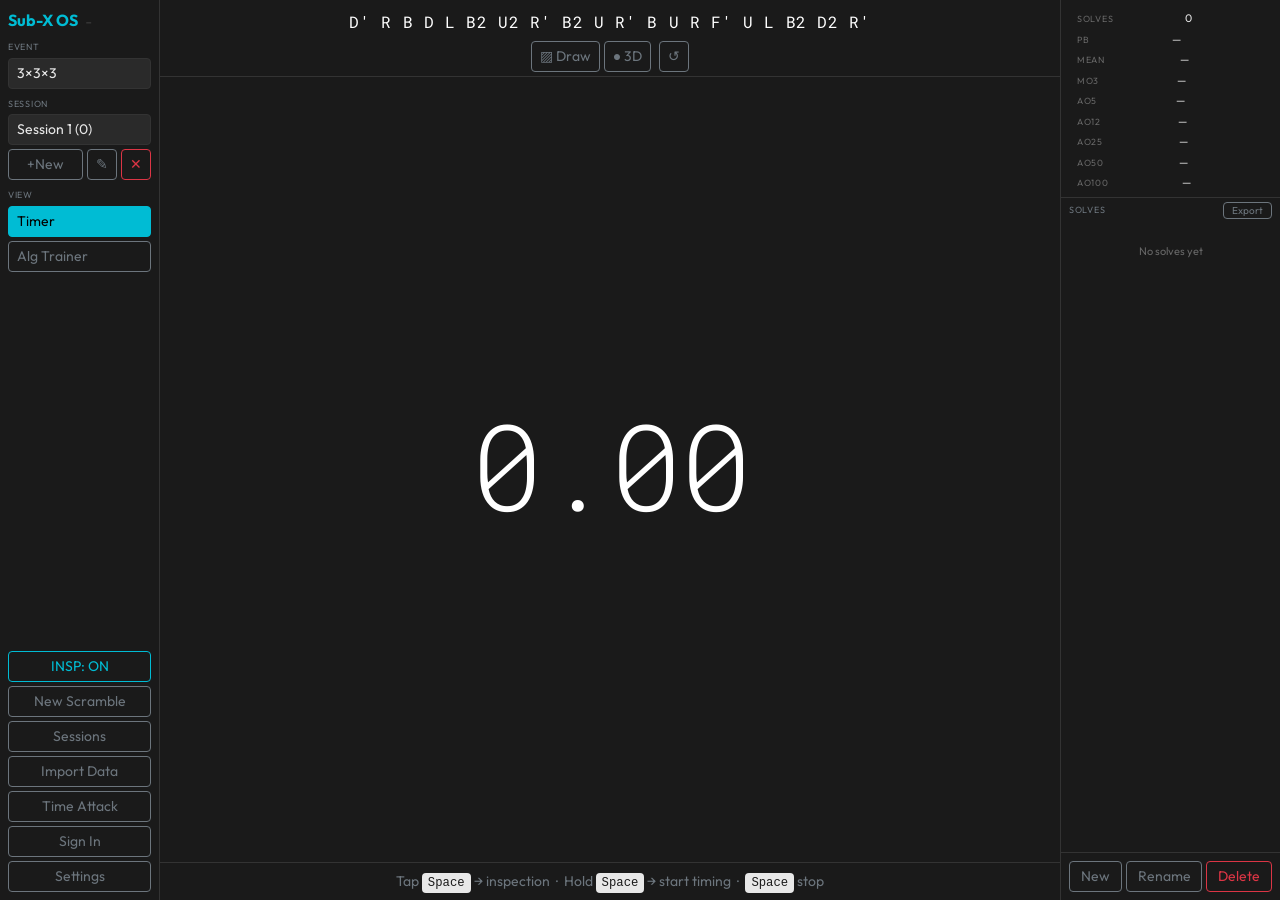
<file: index.html>
<!DOCTYPE html>
<html lang="en" data-bs-theme="dark">
<head>
  <meta charset="UTF-8">
  <meta name="viewport" content="width=device-width, initial-scale=1.0, viewport-fit=cover">
  <meta name="apple-mobile-web-app-capable" content="yes">
  <meta name="apple-mobile-web-app-status-bar-style" content="black-translucent">
  <meta name="mobile-web-app-capable" content="yes">
  <meta name="theme-color" id="theme-color-meta" content="#1a1a1a">
  <title>Sub-X OS</title>
  <link rel="manifest" href="manifest.json">
  <link rel="icon" href="data:image/svg+xml,<svg xmlns='http://www.w3.org/2000/svg' viewBox='0 0 100 100'><text y='.9em' font-size='90'>⏱</text></svg>">

  <!-- Bootstrap 5.3 -->
  <link href="https://cdn.jsdelivr.net/npm/bootstrap@5.3.3/dist/css/bootstrap.min.css" rel="stylesheet">
  <!-- Fonts -->
  <link rel="preconnect" href="https://fonts.googleapis.com">
  <link href="https://fonts.googleapis.com/css2?family=Roboto+Mono:wght@300;400;600&family=Rubik:wght@300;400;600&family=Outfit:wght@300;400;600&family=Share+Tech+Mono&display=swap" rel="stylesheet">
  <!-- Sub-X overrides (timer display, solve list, accent colour only) -->
  <link rel="stylesheet" href="subx.css?v=23">
  <link rel="stylesheet" href="alg-trainer.css?v=23">

  <!-- cubing.js 3D renders -->
  <script src="https://cdn.cubing.net/v0/js/cubing/twisty" type="module" defer></script>
</head>
<body class="overflow-hidden" style="height:100dvh">
<div id="timer-state" data-state="idle" aria-hidden="true" style="display:none"></div>

<!-- ══ APP SHELL ═══════════════════════════════════════════════════════════ -->
<div id="app" class="d-flex" style="height:100dvh;overflow:hidden">

  <!-- ── SIDEBAR (desktop) ──────────────────────────────────────────────── -->
  <nav id="sidebar" class="d-none d-md-flex flex-column border-end p-2 gap-1"
       style="width:160px;min-width:160px;overflow-y:auto" aria-label="Navigation">

    <div class="sb-logo fw-bold text-accent mb-1">Sub-X OS<span id="sync-indicator"></span></div>

    <small class="text-secondary text-uppercase" style="letter-spacing:.08em;font-size:9px">Event</small>
    <select id="event-selector" class="form-select form-select-sm mb-1" aria-label="Event"></select>

    <small class="text-secondary text-uppercase" style="letter-spacing:.08em;font-size:9px">Session</small>
    <select id="session-selector" class="form-select form-select-sm" aria-label="Session"></select>
    <div class="d-flex gap-1 mb-1">
      <button id="btn-new-session"    class="btn btn-sm btn-outline-secondary flex-fill" title="New session">+New</button>
      <button id="btn-rename-session" class="btn btn-sm btn-outline-secondary" title="Rename">✎</button>
      <button id="btn-delete-session" class="btn btn-sm btn-outline-danger"    title="Delete">✕</button>
    </div>

    <small class="text-secondary text-uppercase" style="letter-spacing:.08em;font-size:9px">View</small>
    <button class="btn btn-sm btn-outline-info active w-100 text-start mb-0"
            data-view="timer" onclick="showView('timer',this)">Timer</button>
    <button class="btn btn-sm btn-outline-secondary w-100 text-start mb-2"
            data-view="trainer" onclick="showView('trainer',this)">Alg Trainer</button>

    <!-- Bottom controls -->
    <div class="mt-auto d-flex flex-column gap-1">
      <button id="btn-inspection-toggle" class="btn btn-sm btn-outline-info insp-on"
              onclick="Timer.toggleInspection()">INSP: ON</button>
      <button class="btn btn-sm btn-outline-secondary w-100" onclick="App.nextScramble()">New Scramble</button>
      <button class="btn btn-sm btn-outline-secondary w-100" onclick="SessionManager.open()">Sessions</button>
      <button class="btn btn-sm btn-outline-secondary w-100" onclick="UniversalImport.open()">Import Data</button>
      <button class="btn btn-sm btn-outline-secondary w-100" onclick="showView('timeattack',this)">Time Attack</button>
      <button class="btn btn-sm btn-outline-secondary w-100" id="btn-account" onclick="AuthUI.open()">Sign In</button>
      <button class="btn btn-sm btn-outline-secondary w-100" id="btn-settings" onclick="Settings.open()">Settings</button>
    </div>
  </nav>

  <!-- ── MAIN AREA ──────────────────────────────────────────────────────── -->
  <main id="main-area" class="flex-grow-1 d-flex flex-column overflow-hidden" role="main">

    <!-- Mobile top bar -->
    <header id="mobile-bar" class="d-flex d-md-none align-items-center gap-2 px-2 py-1 border-bottom">
      <button class="btn btn-sm btn-outline-secondary" onclick="openDrawer()" aria-label="Menu">☰</button>
      <span class="fw-bold text-accent">Sub-X OS</span>
      <select id="event-sel-mob" class="form-select form-select-sm flex-grow-1"
              onchange="syncEventFromMob(this)"></select>
      <button id="insp-btn-mob" class="btn btn-sm btn-outline-info insp-on"
              onclick="Timer.toggleInspection();syncInspBtns()">INSP</button>
      <button class="btn btn-sm btn-outline-secondary" onclick="Settings.open()">⚙</button>
    </header>

    <!-- TIMER VIEW -->
    <div id="view-timer" class="view active">
      <!-- Scramble -->
      <div id="scramble-wrap" class="px-3 pt-2 pb-1 text-center border-bottom">
        <div id="scramble-event-label" class="text-info fw-bold" style="display:none;letter-spacing:.1em"></div>
        <div id="scramble-display" class="scramble-text" aria-live="polite">Generating...</div>
        <div class="d-flex justify-content-center align-items-center gap-2 mt-1">
          <div id="scramble-view-btns" class="d-flex gap-1">
            <button class="btn btn-sm btn-outline-secondary scr-view-btn" id="btn-draw-scr"
                    onclick="ScrambleDraw.toggle()">▨ Draw</button>
            <button class="btn btn-sm btn-outline-secondary scr-view-btn" id="btn-3d-scr"
                    onclick="ScrambleDraw.toggle3D()">● 3D</button>
          </div>
          <button class="btn btn-sm btn-outline-secondary" onclick="App.nextScramble()">↺</button>
        </div>
      </div>

      <!-- Draw scramble panel — empty container: scramble-draw.js creates and
           destroys the twisty-player element dynamically rather than mutating
           attributes on a persistent one, since toggling between 2D (SVG) and
           3D (WebGL) rendering modes on the same instance is unreliable. -->
      <div id="scramble-draw-panel" class="justify-content-center py-2 border-bottom">
        <div id="scramble-twisty-container" style="width:100%;max-width:340px;height:200px;margin:0 auto"></div>
      </div>

      <!-- Smart cube bar -->
      <div id="sc-status-bar" class="align-items-center justify-content-between px-3 py-1 border-bottom small">
        <span id="sc-status-bar-text" class="text-secondary">Smart Cube not connected</span>
        <button class="btn btn-sm btn-outline-info"
                onclick="document.getElementById('smartcube-overlay').classList.toggle('open')">Connect</button>
      </div>

      <!-- PB flash -->
      <div id="pb-flash" role="status" aria-live="polite"></div>

      <!-- Timer centre -->
      <div id="timer-area" class="flex-grow-1 d-flex flex-column align-items-center justify-content-center"
           role="button" aria-label="Timer">
        <div id="timer-display" data-state="idle" aria-live="off">0.00</div>
        <div id="inspection-display" class="text-warning fs-3 fw-bold mt-2" aria-live="assertive"></div>
      </div>

      <!-- Virtual cube panel -->
      <div id="vc-wrap" class="border-top px-3 py-2" style="display:none">
        <div id="vc-header" class="d-flex align-items-center gap-2 mb-2">
          <span id="vc-last-move" class="vc-last-move text-info fs-4 fw-bold"></span>
          <span id="vc-solved" class="badge bg-success" style="display:none">SOLVED!</span>
          <small class="text-secondary ms-auto">U F R L D B · ' inverse · 2 double</small>
          <button id="btn-vc-3d" class="btn btn-sm btn-outline-secondary">3D View</button>
        </div>
        <div id="vc-faces"></div>
      </div>

      <!-- Timer hint -->
      <div id="timer-hint" class="text-center text-secondary small py-2 border-top" aria-hidden="true">
        Hold <kbd>Space</kbd> to start · <kbd>Esc</kbd> cancel
      </div>
      <div id="stat-detail-overlay" role="dialog" aria-hidden="true"></div>
    </div>

    <!-- TRAINER VIEW -->
    <div id="view-trainer" class="view">
      <div id="trainer-panel" class="h-100 overflow-y-auto">
        <div id="trainer-content" class="p-3"></div>
      </div>
    </div>

    <!-- TIME ATTACK VIEW -->
    <div id="view-timeattack" class="view">
      <div id="time-attack-panel" class="h-100 overflow-y-auto">
        <div id="ta-content" class="p-3"></div>
      </div>
    </div>

  </main>

  <!-- ── RIGHT PANEL ────────────────────────────────────────────────────── -->
  <aside id="side" class="d-none d-md-flex flex-column border-start overflow-hidden"
         style="width:220px;min-width:220px" aria-label="Statistics">
    <div id="stats-panel" class="px-2 pt-2"></div>
    <div id="solve-panel" class="flex-grow-1 d-flex flex-column overflow-hidden border-top mt-1">
      <div class="d-flex align-items-center justify-content-between px-2 py-1">
        <small class="text-secondary text-uppercase" style="font-size:9px;letter-spacing:.08em">Solves</small>
        <button class="btn btn-sm btn-outline-secondary py-0" style="font-size:10px"
                onclick="Sessions.exportCSTimer()">Export</button>
      </div>
      <div id="solve-list" class="overflow-y-auto flex-grow-1" role="list"></div>
    </div>
    <div id="session-controls" class="d-flex gap-1 p-2 border-top">
      <button class="btn btn-sm btn-outline-secondary flex-fill"
              onclick="document.getElementById('btn-new-session').click()">New</button>
      <button class="btn btn-sm btn-outline-secondary flex-fill"
              onclick="document.getElementById('btn-rename-session').click()">Rename</button>
      <button class="btn btn-sm btn-outline-danger flex-fill"
              onclick="document.getElementById('btn-delete-session').click()">Delete</button>
    </div>
  </aside>

</div><!-- /app -->

<!-- ══ MOBILE DRAWER ═══════════════════════════════════════════════════════ -->
<div id="drawer-overlay" onclick="closeDrawer()" aria-hidden="true" class="d-md-none"></div>
<div id="mobile-drawer" class="d-md-none" role="navigation" aria-label="Mobile navigation">
  <div class="fw-bold text-accent p-2 border-bottom">Sub-X OS</div>
  <div class="p-2 d-flex flex-column gap-1">
    <small class="text-secondary">Event</small>
    <select id="event-sel-drawer" class="form-select form-select-sm"
            onchange="syncEventFromDrawer(this)"></select>
    <small class="text-secondary mt-1">Session</small>
    <select id="sess-sel-drawer" class="form-select form-select-sm"
            onchange="Storage.setCurrentSession(this.value);App.onSessionSwitch();closeDrawer()"></select>
    <div class="d-flex gap-1">
      <button onclick="document.getElementById('btn-new-session').click();closeDrawer()"
              class="btn btn-sm btn-outline-secondary flex-fill">+New</button>
      <button onclick="document.getElementById('btn-rename-session').click();closeDrawer()"
              class="btn btn-sm btn-outline-secondary">✎</button>
      <button onclick="document.getElementById('btn-delete-session').click();closeDrawer()"
              class="btn btn-sm btn-outline-danger">✕</button>
    </div>
    <hr class="my-1">
    <button class="btn btn-sm btn-outline-secondary text-start" onclick="showView('timer',null);closeDrawer()">Timer</button>
    <button class="btn btn-sm btn-outline-secondary text-start" onclick="showView('trainer',null);closeDrawer()">Alg Trainer</button>
    <button class="btn btn-sm btn-outline-secondary text-start" onclick="SessionManager.open();closeDrawer()">Sessions</button>
    <button class="btn btn-sm btn-outline-secondary text-start" onclick="UniversalImport.open();closeDrawer()">Import Data</button>
    <button class="btn btn-sm btn-outline-secondary text-start" onclick="showView('timeattack',null);closeDrawer()">Time Attack</button>
    <button class="btn btn-sm btn-outline-secondary text-start" onclick="Timer.toggleInspection();syncInspBtns();closeDrawer()">Toggle Inspection</button>
    <button class="btn btn-sm btn-outline-secondary text-start" onclick="Settings.open();closeDrawer()">Settings</button>
  </div>
</div>

<!-- ══ BOOTSTRAP MODALS ════════════════════════════════════════════════════ -->

<!-- Settings -->
<div id="settings-overlay" class="modal-overlay" role="dialog" aria-modal="true">
  <div class="modal-box"><div class="modal-header"><h2>Settings</h2>
    <button id="settings-close" aria-label="Close">✕</button></div>
  <div id="settings-content"></div></div>
</div>

<!-- Solve Summary -->
<div id="solve-summary-overlay" class="modal-overlay" role="dialog" aria-modal="true">
  <div class="modal-box" style="max-width:520px"><div class="modal-header"><h2>Solve Detail</h2>
    <button onclick="SolveSummary.close()" aria-label="Close">✕</button></div>
  <div id="solve-summary-content"></div></div>
</div>
<div id="ss-toast" class="ss-toast" aria-live="polite"></div>

<!-- Smart Cube -->
<div id="smartcube-overlay" class="modal-overlay" role="dialog">
  <div class="modal-box" style="max-width:520px">
    <div class="modal-header"><h2>Smart Cube</h2>
      <button onclick="document.getElementById('smartcube-overlay').classList.remove('open')" aria-label="Close">✕</button>
    </div>
    <div id="smartcube-panel" class="p-2">
      <div id="smartcube-status" data-state="idle" class="sc-status mb-2">No cube connected</div>
      <div class="d-flex gap-2 mb-2 flex-wrap">
        <button id="btn-smartcube-connect" class="btn btn-success btn-sm" onclick="SmartCube.connect()">Connect Cube</button>
        <button id="btn-smartcube-disconnect" class="btn btn-outline-secondary btn-sm" style="display:none" onclick="SmartCube.disconnect()">Disconnect</button>
        <button id="btn-sc-3d" class="btn btn-outline-secondary btn-sm" onclick="SCRender.toggle()">3D View</button>
        <button id="btn-gyro-toggle" class="btn btn-outline-secondary btn-sm" onclick="Gyro.toggle()">Gyro</button>
        <button id="btn-gyro-reset" class="btn btn-outline-secondary btn-sm" onclick="Gyro.reset()">Reset</button>
      </div>
      <!-- Live 3D cube render — shown when 3D View is toggled on -->
      <div id="sc-3d-box" style="display:none;width:100%;height:220px;margin-bottom:8px"></div>
      <div id="gyro-panel" style="display:none">
        <div class="small text-secondary mb-1">Gyro Orientation</div>
        <div id="gyro-cube-wrap"><div id="gyro-cube">
          <div class="gc-face gc-front">F</div><div class="gc-face gc-back">B</div>
          <div class="gc-face gc-left">L</div><div class="gc-face gc-right">R</div>
          <div class="gc-face gc-top">U</div><div class="gc-face gc-bottom">D</div>
        </div></div>
        <div class="sc-gyro-vals" id="gyro-vals">α:— β:— γ:—</div>
        <div id="gyro-mode-label" class="text-secondary text-center" style="font-size:9px">Not active</div>
        <div id="gyro-cal-bar" class="mt-2"><div id="gyro-cal-thumb"></div></div>
      </div>
      <div id="sc-tps" class="sc-tps mt-2"></div>
      <div class="sc-section-label" id="sc-move-label" style="display:none">Live Moves</div>
      <div id="smartcube-moves" class="sc-moves mt-1"></div>
    </div>
  </div>
</div>

<!-- GAN Smart Timer modal -->
<div id="bttimer-overlay" class="modal-overlay" role="dialog">
  <div class="modal-box" style="max-width:420px">
    <div class="modal-header"><h2>GAN Smart Timer</h2>
      <button onclick="document.getElementById('bttimer-overlay').classList.remove('open')" aria-label="Close">✕</button>
    </div>
    <div class="p-3">
      <p class="small text-secondary mb-3">Connects to GAN Halo and other GAN Smart Timers via Bluetooth. Use Chrome or Edge.</p>
      <div id="bttimer-status" data-state="idle" class="sc-status mb-3">No timer connected</div>
      <div class="d-flex gap-2">
        <button id="btn-bttimer-connect" class="btn btn-success btn-sm" onclick="BluetoothTimer.connect()">Connect Timer</button>
        <button id="btn-bttimer-disconnect" class="btn btn-outline-secondary btn-sm" style="display:none" onclick="BluetoothTimer.disconnect()">Disconnect</button>
      </div>
    </div>
  </div>
</div>

<!-- ══ MOBILE BOTTOM TABS ══════════════════════════════════════════════════ -->
<div id="mobile-tabs" class="d-flex d-md-none border-top" role="tablist">
  <button class="mob-tab active flex-fill" role="tab" onclick="mobileTab('timer',this)">Timer</button>
  <button class="mob-tab flex-fill" role="tab" onclick="mobileTab('stats',this)">Solves</button>
  <button class="mob-tab flex-fill" role="tab" onclick="mobileTab('trainer',this)">Trainer</button>
  <button class="mob-tab flex-fill" role="tab" onclick="mobileTab('timeattack',this)">Attack</button>
  <button class="mob-tab flex-fill" role="tab" onclick="Settings.open()">Settings</button>
</div>

<input type="file" id="import-file-input" accept=".txt,.json" aria-hidden="true"
       style="display:none" onchange="Sessions.importCSTimer(this.files[0])">

<!-- ══ SCRIPTS (order is critical) ════════════════════════════════════════ -->
<script src="https://cdn.jsdelivr.net/npm/bootstrap@5.3.3/dist/js/bootstrap.bundle.min.js" defer></script>
<script src="utils.js?v=27"></script>
<script src="storage.js?v=27"></script>
<script src="scramble.js?v=27"></script>
<script src="timer.js?v=27"></script>
<script src="sessions.js?v=27"></script>
<script src="stats.js?v=27"></script>
<script src="settings.js?v=27"></script>
<script src="alg-data.js?v=27"></script>
<script src="alg-trainer.js?v=27"></script>
<script src="solve-summary.js?v=27"></script>
<script src="cube-render.js?v=27"></script>
<script src="smartcube.js?v=27"></script>
<script src="bluetooth-timer.js?v=27"></script>
<script src="gyro.js?v=27"></script>
<script src="session-manager.js?v=27"></script>
<script src="universal-import.js?v=27"></script>
<script src="time-attack.js?v=27"></script>
<script src="virtual-cube.js?v=27"></script>
<script src="scramble-draw.js?v=27"></script>
<script src="stackmat.js?v=27"></script>
<script src="cloud-sync.js?v=27"></script>
<script src="auth-ui.js?v=27"></script>
<script src="app.js?v=27"></script>

<script>
/* ── showView, mobileTab, drawer, scramble key ─────────────────────────── */
function showView(name, btn) {
  document.querySelectorAll('.view').forEach(function(v) {
    v.classList.remove('active');
  });
  var el = document.getElementById('view-' + name);
  if (el) el.classList.add('active');

  document.querySelectorAll('[data-view]').forEach(function(b) {
    var active = b.dataset.view === name;
    b.classList.toggle('btn-outline-info', active);
    b.classList.toggle('btn-outline-secondary', !active);
  });

  if (name === 'trainer')    { if (typeof AlgTrainer !== 'undefined') AlgTrainer.show(); if (typeof Timer !== 'undefined') Timer.cancelAll(); }
  else                       { if (typeof AlgTrainer !== 'undefined') AlgTrainer.hide(); }
  if (name === 'timeattack') { if (typeof TimeAttack !== 'undefined') TimeAttack.show(); if (typeof Timer !== 'undefined') Timer.cancelAll(); }
}

function mobileTab(tab, btn) {
  document.querySelectorAll('.mob-tab').forEach(function(b) { b.classList.remove('active'); });
  if (btn) btn.classList.add('active');
  var side = document.getElementById('side');
  if (tab === 'stats') {
    var wasOpen = side && side.classList.contains('open');
    showView('timer', null);
    if (side) side.classList.toggle('open', !wasOpen);
    if (!wasOpen) setTimeout(function() { var sl = document.getElementById('solve-list'); if (sl) sl.scrollTop = 0; }, 50);
  } else {
    if (side) side.classList.remove('open');
    showView(tab, null);
  }
}
document.addEventListener('click', function(e) {
  var side = document.getElementById('side');
  if (!side || !side.classList.contains('open')) return;
  if (!side.contains(e.target) && !e.target.closest('.mob-tab')) side.classList.remove('open');
});

function openDrawer() {
  document.getElementById('mobile-drawer').classList.add('open');
  document.getElementById('drawer-overlay').classList.add('open');
  var evD = document.getElementById('event-sel-drawer');
  var seD = document.getElementById('sess-sel-drawer');
  var evS = document.getElementById('event-selector');
  var seS = document.getElementById('session-selector');
  if (evD && evS) evD.innerHTML = evS.innerHTML, evD.value = evS.value;
  if (seD && seS) seD.innerHTML = seS.innerHTML, seD.value = seS.value;
}
function closeDrawer() {
  document.getElementById('mobile-drawer').classList.remove('open');
  document.getElementById('drawer-overlay').classList.remove('open');
}
function syncEventFromMob(sel) { var ev = document.getElementById('event-selector'); if (ev) { ev.value = sel.value; ev.dispatchEvent(new Event('change')); } }
function syncEventFromDrawer(sel) { var ev = document.getElementById('event-selector'); if (ev) { ev.value = sel.value; ev.dispatchEvent(new Event('change')); } }
function syncInspBtns() {
  var on = typeof Timer !== 'undefined' && Timer.inspectionEnabled && Timer.inspectionEnabled();
  ['btn-inspection-toggle','insp-btn-mob'].forEach(function(id) {
    var b = document.getElementById(id);
    if (!b) return;
    b.textContent = on ? 'INSP: ON' : 'INSP: OFF';
    b.classList.toggle('btn-outline-info', on);
    b.classList.toggle('btn-outline-secondary', !on);
  });
}
document.addEventListener('keydown', function(e) {
  if (e.target.tagName === 'INPUT' || e.target.tagName === 'SELECT' || e.target.tagName === 'TEXTAREA') return;
  if (e.key === 'n' || e.key === 'N') { e.preventDefault(); if (typeof App !== 'undefined') App.nextScramble(); }
});

/* Retry panels */
function _retryPanels() {
  var tc = document.getElementById('trainer-content');
  if (tc && tc.children.length === 0 && typeof AlgTrainer !== 'undefined') { try { AlgTrainer.show(); } catch(e) {} }
  var ta = document.getElementById('ta-content');
  if (ta && ta.children.length === 0 && typeof TimeAttack !== 'undefined') { try { TimeAttack.show(); } catch(e) {} }
}
function _ensureScramble() {
  var el = document.getElementById('scramble-display');
  if (el && (el.textContent.trim() === 'Generating...' || el.textContent.trim() === '')) {
    if (typeof App !== 'undefined' && typeof App.nextScramble === 'function') App.nextScramble();
  }
}
document.addEventListener('DOMContentLoaded', function() { setTimeout(_ensureScramble, 100); });
window.addEventListener('load', function() {
  _ensureScramble(); setTimeout(_ensureScramble, 500); setTimeout(_ensureScramble, 1500);
  setTimeout(_retryPanels, 500); setTimeout(_retryPanels, 1500); setTimeout(_retryPanels, 3000);
});

/* SW */
function registerSW() {
  if ('serviceWorker' in navigator) navigator.serviceWorker.register('sw.js').catch(function(){});
}
</script>
</body>
</html>
</file>
<file: subx.css>
/* subx.css — Sub-X OS Bootstrap overrides
   Bootstrap handles: layout, buttons, forms, modals, spacing
   This file handles: timer display, accent colour, custom components */

/* ── Accent + font variables ─────────────────────────────────────────────── */
/* ── Theme system: app uses [data-theme] on <html>, separate from Bootstrap's
   data-bs-theme (which stays "dark" always — these vars feed Bootstrap too) ── */
:root,
[data-theme="dark"] {
  --bg:       #1a1a1a;
  --bg2:      #222;
  --bg3:      #2a2a2a;
  --surface:  #242424;
  --border:   #333;
  --border2:  #3a3a3a;
  --text:     #e8e8e8;
  --text2:    #aaa;
  --text3:    #666;

  --accent:       #00bcd4;
  --accent2:      #0097a7;
  --red:          #f44336;
  --green:        #4caf50;
  --orange:       #ff9800;
  --yellow:       #ffeb3b;

  --timer-idle:    #e8e8e8;
  --timer-holding: #f44336;
  --timer-ready:   #4caf50;
  --timer-running: #e8e8e8;
  --timer-stopped: #00bcd4;

  --font-timer:   'Roboto Mono', monospace;
  --font-ui:      'Outfit', sans-serif;
  --font-size-timer: clamp(52px, 10vw, 120px);
}

[data-theme="light"] {
  --bg:       #f5f5f5;
  --bg2:      #ebebeb;
  --bg3:      #e0e0e0;
  --surface:  #fff;
  --border:   #ddd;
  --border2:  #ccc;
  --text:     #1a1a1a;
  --text2:    #555;
  --text3:    #999;
}

[data-theme="amoled"] {
  --bg:       #000;
  --bg2:      #0a0a0a;
  --bg3:      #111;
  --surface:  #0d0d0d;
  --border:   #222;
  --border2:  #2a2a2a;
  --text:     #fff;
  --text2:    #aaa;
  --text3:    #555;
}

[data-theme="green"] {
  --bg:       #0a0f0a;
  --bg2:      #0d150d;
  --bg3:      #111a11;
  --surface:  #0f1a0f;
  --border:   #1a3a1a;
  --border2:  #224422;
  --text:     #00e676;
  --text2:    #2e7d32;
  --text3:    #1b5e20;
  --accent:   #00e676;
  --accent-rgb: 0,230,118;
  --red:      #ff5252;
  --orange:   #ffab40;
  --timer-idle:    #00e676;
  --timer-holding: #ff5252;
  --timer-ready:   #69f0ae;
  --timer-running: #00e676;
  --timer-stopped: #69f0ae;
}

/* Map app theme vars onto Bootstrap's CSS vars so Bootstrap components
   (cards, modals, buttons, forms) follow the selected theme too */
[data-bs-theme="dark"] {
  --bs-body-bg:        var(--bg);
  --bs-body-color:     var(--text);
  --bs-border-color:   var(--border);
  --bs-secondary-color: var(--text3);
  --bs-tertiary-bg:    var(--bg2);
  --bs-card-bg:        var(--surface);
  --bs-card-border-color: var(--border);
}
body { background: var(--bg); color: var(--text); transition: background .15s, color .15s; }

/* ── View switching ──────────────────────────────────────────────────────
   Bootstrap's d-flex/flex-grow-1 use !important, which JS .style.display
   manipulation cannot override. So views are toggled via .active class only,
   and #view-* divs carry NO Bootstrap display/flex utility classes. ── */
.view {
  display: none;
}
.view.active {
  display: flex;
  flex-direction: column;
  flex: 1 1 auto;
  overflow: hidden;
  min-height: 0;
}

/* Toggleable panels — class-based, never fight Bootstrap !important utilities */
#scramble-draw-panel { display: none; }
#scramble-draw-panel.open { display: flex; }
#sc-status-bar { display: none; }
#sc-status-bar.open { display: flex; }
.card, .modal-box, .set-card, .learn-card { background: var(--surface) !important; border-color: var(--border) !important; color: var(--text); }
.form-select, .form-control { background: var(--bg3) !important; border-color: var(--border) !important; color: var(--text) !important; }
.border, .border-top, .border-bottom, .border-start, .border-end { border-color: var(--border) !important; }
[data-theme="light"] .text-secondary { color: var(--text3) !important; }
body { font-family: var(--font-ui); }
.text-accent { color: var(--accent) !important; }


/* ── Timer display ───────────────────────────────────────────────────────── */
#timer-display {
  font-family: var(--font-timer);
  font-size: var(--font-size-timer);
  font-weight: 300;
  letter-spacing: -.02em;
  color: #fff;
  line-height: 1;
  transition: color .08s;
  user-select: none;
  -webkit-user-select: none;
}
#timer-display[data-state="holding"]  { color: var(--timer-holding, var(--orange)); }
#timer-display[data-state="ready"]    { color: var(--timer-ready, var(--green));  }
#timer-display[data-state="running"]  { color: var(--timer-running, var(--text)); }
#timer-display[data-state="stopped"]  { color: var(--timer-stopped, var(--accent)); }
#timer-display[data-state="inspect"]  { color: var(--timer-holding, var(--orange)); }
#timer-display.hide-time              { color: transparent !important; }

/* ── Scramble ────────────────────────────────────────────────────────────── */
.scramble-text {
  font-family: var(--font-timer);
  font-size: clamp(11px, 1.7vw, 16px);
  letter-spacing: .04em;
  color: #fff;
  line-height: 1.8;
}
#scramble-event-label {
  font-size: 13px;
  font-weight: 700;
  text-transform: uppercase;
  letter-spacing: .12em;
  color: var(--accent);
  padding-bottom: 3px;
}

/* ── PB flash ────────────────────────────────────────────────────────────── */
#pb-flash {
  position: absolute;
  top: 60px;
  left: 50%;
  transform: translateX(-50%);
  background: var(--accent);
  color: #000;
  font-weight: 700;
  font-size: 11px;
  padding: 3px 14px;
  border-radius: 12px;
  letter-spacing: .06em;
  opacity: 0;
  pointer-events: none;
  z-index: 10;
}
#pb-flash.flash { animation: pbFlash .8s ease forwards; }
@keyframes pbFlash { 0%{opacity:0;transform:translateX(-50%) translateY(-8px)} 20%{opacity:1;transform:translateX(-50%) translateY(0)} 70%{opacity:1} 100%{opacity:0} }

/* ── Solve list (matches sessions.js: .solve-row/.pen-btn/.del-btn) ───────── */
.solve-row {
  display: flex;
  align-items: center;
  gap: 6px;
  padding: 4px 8px;
  font-size: 11px;
  border-bottom: 1px solid var(--border);
  transition: background .1s;
  flex-wrap: wrap;
}
.solve-row:hover { background: var(--bg2); }
.solve-row.is-pb { background: rgba(0,188,212,.06); }
.solve-num  { color: var(--text3); font-size: 9px; width: 26px; flex-shrink: 0; }
.solve-time {
  font-family: var(--font-timer); color: var(--text); flex: 1;
  display: flex; align-items: center; gap: 6px; min-width: 60px;
}
.solve-time.dnf { color: var(--red); }
.pb-badge {
  font-size: 8px; font-weight: 700; padding: 1px 5px; border-radius: 8px;
  background: var(--accent); color: #000; letter-spacing: .04em;
}
.solve-actions { display: flex; align-items: center; gap: 3px; flex-shrink: 0; }
.pen-btn, .del-btn, .solve-scramble-toggle {
  font-size: 9px; padding: 2px 6px; border-radius: 3px; line-height: 1.4;
  border: 1px solid var(--border); background: var(--bg2); color: var(--text3);
  cursor: pointer; transition: border-color .1s, color .1s; opacity: .55;
}
.solve-row:hover .pen-btn,
.solve-row:hover .del-btn,
.solve-row:hover .solve-scramble-toggle { opacity: 1; }
.pen-btn:hover { border-color: var(--accent); color: var(--accent); }
.pen-btn.active[data-pen="+2"]  { border-color: var(--orange); color: var(--orange); background: rgba(255,152,0,.1); opacity: 1; }
.pen-btn.active[data-pen="DNF"] { border-color: var(--red);    color: var(--red);    background: rgba(244,67,54,.1); opacity: 1; }
.del-btn:hover { border-color: var(--red); color: var(--red); }
.solve-scramble-toggle:hover { border-color: var(--text2); color: var(--text); }
.solve-scramble-text {
  display: none; width: 100%; font-family: var(--font-timer); font-size: 9px;
  color: var(--text3); padding-top: 3px; line-height: 1.6; word-break: break-all;
}
.solve-row.show-scramble .solve-scramble-text { display: block; }
.solve-empty { padding: 20px; text-align: center; color: var(--text3); font-size: 11px; }

/* ── Stats panel ─────────────────────────────────────────────────────────── */
.stat-row {
  display: flex;
  justify-content: space-between;
  align-items: baseline;
  padding: 2px 8px;
  font-size: 11px;
}
.stat-label { color: #666; text-transform: uppercase; font-size: 9px; letter-spacing: .08em; }
.stat-value { font-family: var(--font-timer); color: #fff; }
.stat-value.pb { color: var(--accent); }

/* ── Custom modal overlay (settings, smartcube, etc.) ────────────────────── */
.modal-overlay {
  display: none;
  position: fixed;
  inset: 0;
  background: rgba(0,0,0,.7);
  z-index: 1050;
  align-items: center;
  justify-content: center;
  padding: 16px;
  overflow-y: auto;
}
.modal-overlay.open { display: flex; }
.modal-box {
  background: #1a1a1a;
  border: 1px solid #2a2a2a;
  border-radius: 6px;
  width: 100%;
  max-width: 580px;
  max-height: 90vh;
  overflow-y: auto;
}
.modal-header {
  display: flex;
  align-items: center;
  justify-content: space-between;
  padding: 10px 14px;
  border-bottom: 1px solid #2a2a2a;
}
.modal-header h2 { font-size: 14px; font-weight: 700; color: var(--accent); margin: 0; }
.modal-header button { background: none; border: none; color: #666; font-size: 16px; cursor: pointer; line-height: 1; padding: 0; }
.modal-header button:hover { color: #fff; }
.xs-btn {
  font-size: 10px; padding: 3px 9px; font-family: var(--font-ui);
  background: var(--bg2); border: 1px solid var(--border); border-radius: 4px;
  color: var(--text2); cursor: pointer; line-height: 1.4;
  transition: border-color .1s, color .1s;
}
.xs-btn:hover { border-color: var(--accent); color: var(--accent); }
.xs-btn:disabled { opacity: .4; cursor: default; }
.btn-primary { background: var(--accent); border-color: var(--accent); color: #000; }
.btn-primary:hover { background: #00a0b4; border-color: #00a0b4; color: #000; }

/* ── Smart cube panel ────────────────────────────────────────────────────── */
.sc-status { font-size: 11px; padding: 6px 10px; border-radius: 4px; border: 1px solid var(--bs-border-color); color: #666; }
.sc-status[data-state="connected"] { color: var(--green); border-color: var(--green); }
.sc-status[data-state="error"]     { color: var(--red);   border-color: var(--red); }
.sc-status[data-state="info"]      { color: var(--accent); border-color: var(--accent); }
.sc-moves { font-family: var(--font-timer); font-size: 12px; min-height: 28px; max-height: 60px; overflow-y: auto; line-height: 1.8; }
.sc-move  { margin-right: 3px; }
.sc-tps   { display: flex; align-items: center; gap: 6px; font-size: 11px; min-height: 24px; flex-wrap: wrap; }
.sc-tps-val   { font-family: var(--font-timer); font-size: 16px; font-weight: 700; color: var(--accent); }
.sc-tps-label { font-size: 9px; color: #666; }
.sc-tps-sep   { color: #444; }
.sc-section-label { font-size: 8px; font-weight: 700; text-transform: uppercase; letter-spacing: .1em; color: #666; margin: 6px 0 3px; }

/* ── Gyro cube ───────────────────────────────────────────────────────────── */
#gyro-cube-wrap { display:flex; justify-content:center; height:100px; perspective:280px; margin:8px 0; }
#gyro-cube { width:64px; height:64px; position:relative; transform-style:preserve-3d; }
.gc-face { position:absolute; width:64px; height:64px; display:flex; align-items:center; justify-content:center; font-size:13px; font-weight:700; border:1px solid rgba(255,255,255,.15); border-radius:3px; opacity:.9; }
.gc-front  { background:rgba(0,188,212,.7);  transform:translateZ(32px); }
.gc-back   { background:rgba(0,188,212,.4);  transform:rotateY(180deg) translateZ(32px); }
.gc-left   { background:rgba(255,152,0,.6);  transform:rotateY(-90deg) translateZ(32px); }
.gc-right  { background:rgba(255,152,0,.4);  transform:rotateY(90deg) translateZ(32px); }
.gc-top    { background:rgba(255,255,255,.7); color:#000; transform:rotateX(90deg) translateZ(32px); }
.gc-bottom { background:rgba(255,235,59,.6); transform:rotateX(-90deg) translateZ(32px); }
.sc-gyro-vals { text-align:center; font-family:var(--font-timer); font-size:10px; color:#666; }
#gyro-cal-bar { position:relative; height:22px; background:#222; border:1px solid #333; border-radius:11px; cursor:ew-resize; overflow:hidden; touch-action:none; }
#gyro-cal-thumb { position:absolute; top:50%; left:50%; transform:translate(-50%,-50%); width:16px; height:16px; background:var(--accent); border-radius:50%; pointer-events:none; }

/* ── Mobile ──────────────────────────────────────────────────────────────── */
#app { position: relative; }
#mobile-bar   { display: none; background: #111; }
#mobile-tabs  { display: none; background: #111; position: fixed; bottom: 0; left: 0; right: 0; z-index: 100; height: 52px; }
.mob-tab { background: none; border: none; color: #666; font-size: 10px; font-family: var(--font-ui); padding: 4px 0; transition: color .1s; }
.mob-tab.active, .mob-tab:hover { color: var(--accent); }
#drawer-overlay { display: none; position: fixed; inset: 0; background: rgba(0,0,0,.5); z-index: 200; }
#drawer-overlay.open { display: block; }
#mobile-drawer { position: fixed; top: 0; left: -260px; bottom: 0; width: 250px; background: #1a1a1a; border-right: 1px solid #2a2a2a; z-index: 201; overflow-y: auto; transition: left .22s ease; }
#mobile-drawer.open { left: 0; }
#side.open { display: flex !important; position: fixed; bottom: 52px; left: 0; right: 0; height: 70vh; border-top: 1px solid #2a2a2a; border-radius: 12px 12px 0 0; background: #1a1a1a; z-index: 20; flex-direction: column; overflow: hidden; }

@media (max-width: 767px) {
  #mobile-bar   { display: flex !important; }
  #mobile-tabs  { display: flex !important; }
  #main-area    { padding-bottom: 52px; }
  #timer-area   { cursor: pointer; }
}

/* ── Sync indicator ──────────────────────────────────────────────────────── */
#sync-indicator { font-size: 9px; font-family: var(--font-timer); margin-left: 4px; }
#sync-indicator[data-status="synced"]  { color: var(--green); }
#sync-indicator[data-status="syncing"] { color: var(--accent); }
#sync-indicator[data-status="error"]   { color: var(--red); }
#sync-indicator[data-status="offline"] { color: #444; }

/* ── Virtual cube ────────────────────────────────────────────────────────── */
#vc-faces { display:grid; grid-template-columns:repeat(4,60px); grid-template-rows:repeat(3,60px); gap:3px; width:fit-content; margin:0 auto; }
.vc-face  { background:#1a1a1a; border:1px solid #2a2a2a; border-radius:3px; padding:2px; position:relative; }
.vc-face-label { position:absolute; top:1px; left:3px; font-size:7px; font-weight:700; color:#555; }
.vc-stickers { display:grid; grid-template-columns:repeat(3,1fr); gap:1px; height:100%; padding-top:9px; }
.vc-sticker  { border-radius:1px; border:1px solid rgba(0,0,0,.3); }
.vc-last-move.flash { animation: vcFade .4s forwards; }
@keyframes vcFade { 0%{opacity:1} 70%{opacity:1} 100%{opacity:0} }
.vc-solved { font-weight:700; font-size:11px; padding:2px 10px; border-radius:10px; }

/* ── Manual time input ───────────────────────────────────────────────────── */
.manual-time-input { font-family:var(--font-timer); font-size:clamp(28px,5vw,52px); background:transparent; border:none; border-bottom:2px solid var(--accent); color:#fff; text-align:center; outline:none; width:280px; }

/* ── Settings sections ───────────────────────────────────────────────────── */
.settings-section { padding: 12px 14px; border-bottom: 1px solid #2a2a2a; }
.settings-section h3 { font-size:10px; font-weight:700; text-transform:uppercase; letter-spacing:.1em; color:var(--accent); margin:0 0 10px; }
.setting-row { display:flex; align-items:center; justify-content:space-between; gap:8px; margin-bottom:7px; font-size:11px; color:#aaa; }
.s-select, .s-input { background:#222; border:1px solid #333; color:#fff; font-family:var(--font-ui); font-size:11px; padding:4px 7px; border-radius:4px; outline:none; }
.s-select:focus, .s-input:focus { border-color:var(--accent); }
.s-range { -webkit-appearance:none; appearance:none; flex:1; height:4px; border-radius:2px; background:#333; outline:none; cursor:pointer; }
.s-range::-webkit-slider-thumb { -webkit-appearance:none; width:14px; height:14px; border-radius:50%; background:var(--accent); cursor:pointer; }
.settings-footer { padding:10px 14px; display:flex; justify-content:flex-end; }

/* ── Solve summary ───────────────────────────────────────────────────────── */
.ss-time { font-family:var(--font-timer); font-size:clamp(42px,8vw,72px); font-weight:300; text-align:center; color:#fff; }
.ss-time.dnf { color:var(--red); }
.ss-actions  { display:flex; gap:6px; flex-wrap:wrap; margin-bottom:8px; padding:0 14px; }
.ss-btn { flex:1; padding:7px 10px; font-size:11px; border-radius:4px; border:1px solid #333; background:#222; color:#aaa; cursor:pointer; min-height:36px; transition:border-color .1s; }
.ss-btn:hover { border-color:var(--accent); color:#fff; }
.ss-btn.danger { color:var(--red); border-color:rgba(239,83,80,.3); }

/* ── Scr draw buttons ────────────────────────────────────────────────────── */
.scr-view-btn.active { border-color:var(--accent) !important; color:var(--accent) !important; }

/* ── Solve panel header ──────────────────────────────────────────────────── */
.solve-panel-header { display:flex; align-items:center; justify-content:space-between; padding:4px 8px; border-bottom:1px solid #2a2a2a; }

/* ═══ Solve Summary modal — remaining classes ════════════════════════════════ */
.ss-header { display:flex; align-items:center; justify-content:space-between; padding:10px 14px 4px; }
.ss-solve-num { font-size:11px; color:var(--text3); }
.ss-session   { font-size:10px; color:var(--text3); }
.ss-meta { display:flex; gap:10px; justify-content:center; font-size:10px; color:var(--text3); padding:4px 0 10px; }
.ss-section { padding:0 14px 10px; }
.ss-section-label { font-size:9px; font-weight:700; text-transform:uppercase; letter-spacing:.1em; color:var(--text3); margin-bottom:5px; }
.ss-scramble { font-family:var(--font-timer); font-size:12px; color:var(--text2); line-height:1.7; word-break:break-all; background:var(--bg2); border-radius:4px; padding:8px 10px; }
.ss-context { display:flex; flex-direction:column; gap:4px; }
.ss-ctx-item { display:flex; justify-content:space-between; font-size:11px; }
.ss-ctx-label { color:var(--text3); }
.ss-ctx-val   { font-family:var(--font-timer); color:var(--text); }
.ss-recon { font-family:var(--font-timer); font-size:11px; color:var(--text2); word-break:break-all; line-height:1.7; }
.ss-comment-input { width:100%; background:var(--bg2); border:1px solid var(--border); border-radius:4px; color:var(--text); font-size:12px; padding:6px 8px; resize:vertical; min-height:50px; }
.ss-comment-input:focus { outline:none; border-color:var(--accent); }
.ss-badge { display:inline-block; font-size:9px; padding:1px 6px; border-radius:8px; background:var(--bg3); color:var(--text2); }
.ss-penalty-row { display:flex; gap:6px; }
.ss-pen-btn { flex:1; padding:6px; font-size:10px; border-radius:4px; border:1px solid var(--border); background:var(--bg2); color:var(--text2); cursor:pointer; transition:border-color .1s; }
.ss-pen-btn:hover { border-color:var(--accent); }
.ss-pen-btn.active { border-color:var(--accent); color:var(--accent); background:rgba(0,188,212,.08); }
.ss-pen-label { font-size:9px; color:var(--text3); margin-bottom:3px; }
.ss-penalty-badge { font-size:10px; padding:1px 6px; border-radius:8px; }
.ss-penalty-badge.dnf  { background:rgba(244,67,54,.15); color:var(--red); }
.ss-penalty-badge.plus { background:rgba(255,152,0,.12); color:var(--orange); }
.ss-copy-btn { background:none; border:none; color:var(--text3); font-size:10px; cursor:pointer; padding:0 4px; }
.ss-copy-btn:hover { color:var(--accent); }
.ss-toast {
  position: fixed; bottom: 70px; left: 50%; transform: translateX(-50%);
  background: var(--accent); color: #000; font-size: 11px; font-weight: 700;
  padding: 5px 14px; border-radius: 12px; opacity: 0; pointer-events: none;
  z-index: 200; transition: opacity .2s;
}
.ss-toast.show { opacity: 1; }

/* ═══ Session Manager modal ══════════════════════════════════════════════════ */
.sm-box      { padding: 10px 14px; }
.sm-toolbar  { display:flex; gap:6px; margin-bottom:10px; flex-wrap:wrap; }
.sm-btn-primary, .sm-btn-sec {
  font-size: 11px; padding: 5px 12px; border-radius: 4px; cursor: pointer;
  border: 1px solid var(--border); background: var(--bg2); color: var(--text2);
  transition: border-color .1s, color .1s;
}
.sm-btn-primary { border-color: var(--accent); color: var(--accent); }
.sm-btn-primary:hover { background: rgba(0,188,212,.08); }
.sm-btn-sec:hover { border-color: var(--text2); color: var(--text); }
.sm-type-legend { display:flex; gap:14px; font-size:10px; color:var(--text3); margin-bottom:8px; align-items:center; }
.sm-type-pill { display:inline-flex; align-items:center; gap:4px; }
.sm-type-dot  { width:8px; height:8px; border-radius:50%; display:inline-block; }
.sm-type-dot.practice   { background: var(--accent); }
.sm-type-dot.collection { background: var(--orange); }
.sm-group { margin-bottom: 10px; }
.sm-group-header {
  font-size: 9px; font-weight: 700; text-transform: uppercase; letter-spacing: .1em;
  color: var(--text3); padding: 4px 0; border-bottom: 1px solid var(--border); margin-bottom: 4px;
}
.sm-row {
  display: flex; align-items: center; gap: 8px;
  padding: 6px 8px; border-radius: 4px; font-size: 12px;
  transition: background .1s;
}
.sm-row:hover { background: var(--bg2); }
.sm-row-left { display:flex; align-items:center; gap:8px; flex:1; min-width:0; cursor:pointer; }
.sm-row-info { flex:1; min-width:0; }
.sm-row-name { color: var(--text); font-weight: 600; white-space:nowrap; overflow:hidden; text-overflow:ellipsis; }
.sm-row-name.current { color: var(--accent); }
.sm-row-meta { font-size: 10px; color: var(--text3); }
.sm-row-actions { display:flex; gap:4px; flex-shrink:0; }
.sm-row-btn {
  font-size: 10px; padding: 3px 8px; border-radius: 3px; cursor: pointer;
  border: 1px solid var(--border); background: var(--bg2); color: var(--text3);
  transition: border-color .1s, color .1s;
}
.sm-row-btn:hover { border-color: var(--accent); color: var(--accent); }
.sm-row-btn.danger:hover { border-color: var(--red); color: var(--red); }
.sm-footer { padding: 8px 14px; border-top: 1px solid var(--border); font-size: 10px; color: var(--text3); }

/* ═══ Bootstrap → theme accent mapping ═══════════════════════════════════════
   Bootstrap hardcodes --bs-primary (blue) and --bs-info (cyan). Map both to
   the active theme's accent so nav-pills, outline-info buttons, badges, and
   focus rings follow the selected theme (fixes "blue on green theme"). ── */
/* Bootstrap's color utilities (.text-info, .bg-info) DO read root --bs-info-rgb,
   so this part of the mapping helps. But components like .btn-outline-* and
   .nav-pills set their OWN local --bs-btn-*/--bs-nav-pills-* custom properties
   directly on the component class itself — root overrides never reach those.
   So every themed component below is overridden directly, on its own selector. */
[data-bs-theme="dark"] {
  --bs-info-rgb: var(--accent-rgb);
  --bs-primary-rgb: var(--accent-rgb);
  --bs-link-color: var(--accent);
  --bs-link-hover-color: var(--accent);
}
.text-info { color: var(--accent) !important; }
.badge.bg-info { background: var(--accent) !important; color: #000 !important; }

/* .btn-outline-info: override Bootstrap's own local --bs-btn-* properties
   (this is the officially supported Bootstrap 5.3 theming method — these
   properties are read by :hover, .active, :focus, :disabled automatically) */
.btn-outline-info {
  --bs-btn-color: var(--accent);
  --bs-btn-border-color: var(--accent);
  --bs-btn-hover-color: #000;
  --bs-btn-hover-bg: var(--accent);
  --bs-btn-hover-border-color: var(--accent);
  --bs-btn-active-color: #000;
  --bs-btn-active-bg: var(--accent);
  --bs-btn-active-border-color: var(--accent);
  --bs-btn-disabled-color: var(--accent);
  --bs-btn-disabled-border-color: var(--accent);
  --bs-btn-focus-shadow-rgb: var(--accent-rgb);
}

/* .nav-pills: same pattern — Bootstrap sets these locally on .nav-pills itself */
.nav-pills {
  --bs-nav-pills-link-active-color: #000;
  --bs-nav-pills-link-active-bg: var(--accent);
}
.nav-pills .nav-link { color: var(--text2); }
.nav-pills .nav-link:hover { color: var(--accent); }

.form-select:focus, .form-control:focus { border-color: var(--accent); box-shadow: 0 0 0 .2rem rgba(var(--accent-rgb), .2); }

/* .btn-success / .btn-danger: same local-property pattern */
.btn-success {
  --bs-btn-bg: var(--green); --bs-btn-border-color: var(--green);
  --bs-btn-hover-bg: var(--green); --bs-btn-hover-border-color: var(--green);
  --bs-btn-active-bg: var(--green); --bs-btn-active-border-color: var(--green);
}
.btn-danger {
  --bs-btn-bg: var(--red); --bs-btn-border-color: var(--red);
  --bs-btn-hover-bg: var(--red); --bs-btn-hover-border-color: var(--red);
  --bs-btn-active-bg: var(--red); --bs-btn-active-border-color: var(--red);
}

/* Per-theme accent RGB triplets — needed for rgba() since CSS can't convert hex→rgb */
:root, [data-theme="dark"], [data-theme="light"], [data-theme="amoled"] { --accent-rgb: 0,188,212; }
[data-theme="green"] { --accent-rgb: 0,230,118; }

/* ═══ Algorithm Time Attack ═══════════════════════════════════════════════════ */
#ta-content { font-size: 13px; }
.ta-header { margin-bottom: 14px; }
.ta-title { font-size: 17px; font-weight: 700; color: var(--accent); display: block; }
.ta-subtitle { font-size: 11px; color: var(--text3); margin-top: 4px; display: block; line-height: 1.6; }

/* Set picker */
.ta-set-list { display: flex; flex-direction: column; gap: 8px; }
.ta-set-card {
  background: var(--surface); border: 1px solid var(--border); border-radius: 6px;
  padding: 12px 16px; cursor: pointer; transition: border-color .12s, transform .12s;
}
.ta-set-card:hover { border-color: var(--accent); transform: translateY(-1px); }
.ta-set-name { font-size: 15px; font-weight: 700; color: var(--text); }
.ta-set-info { font-size: 11px; color: var(--text3); margin-top: 3px; }

/* Pre-run screen */
.ta-prerun-info { display: flex; gap: 20px; margin: 14px 0; }
.ta-stat-big { text-align: center; }
.ta-stat-big span { font-family: var(--font-timer); font-size: 28px; font-weight: 700; color: var(--text); display: block; }
.ta-stat-big label { font-size: 9px; text-transform: uppercase; letter-spacing: .08em; color: var(--text3); }

.ta-alg-order { margin: 14px 0; }
.ta-order-label { font-size: 9px; font-weight: 700; text-transform: uppercase; letter-spacing: .1em; color: var(--text3); margin-bottom: 6px; }
.ta-order-grid {
  display: flex; flex-wrap: wrap; gap: 5px; padding: 10px;
  background: var(--bg3); border: 1px solid var(--border); border-radius: 5px; min-height: 40px;
}
.ta-order-chip {
  display: flex; align-items: center; gap: 5px; padding: 4px 9px;
  background: var(--surface); border: 1px solid var(--border2); border-radius: 4px;
  font-size: 11px; color: var(--text2); cursor: grab; user-select: none;
  transition: border-color .1s, color .1s;
}
.ta-order-chip:hover { border-color: var(--accent); color: var(--text); }
.ta-order-chip:active { cursor: grabbing; }
.ta-chip-pos { font-size: 9px; color: var(--text3); min-width: 14px; text-align: center; }

.ta-hint { font-size: 11px; color: var(--text3); text-align: center; margin: 10px 0; }
.ta-big-start {
  display: block; text-align: center; font-family: var(--font-timer);
  font-size: 34px; font-weight: 700; color: var(--green); padding: 18px;
  cursor: pointer; background: rgba(76,175,80,.07); border: 1px solid var(--green);
  border-radius: 8px; margin: 10px 0; letter-spacing: .06em; transition: background .1s;
}
.ta-big-start:hover { background: rgba(76,175,80,.15); }

/* Recent runs */
.ta-hist-section { margin-top: 16px; }
.ta-hist-row { display: flex; gap: 10px; align-items: center; font-size: 11px; padding: 4px 2px; border-bottom: 1px solid var(--border); }
.ta-hist-n { color: var(--text3); font-size: 10px; width: 28px; }
.ta-hist-time { font-family: var(--font-timer); color: var(--text); flex: 1; font-weight: 600; }
.ta-hist-date { color: var(--text3); font-size: 10px; }

/* Run view */
.ta-run-top { display: flex; align-items: center; justify-content: space-between; margin-bottom: 8px; gap: 10px; }
.ta-run-pos { font-size: 12px; color: var(--text3); }
.ta-run-timer { font-family: var(--font-timer); font-size: 26px; font-weight: 700; color: var(--accent); flex: 1; text-align: center; }
.ta-prog-bar { height: 4px; background: var(--border); border-radius: 2px; overflow: hidden; margin-bottom: 14px; }
.ta-prog-fill { height: 100%; background: var(--accent); border-radius: 2px; transition: width .25s; }

.ta-run-case { display: flex; gap: 14px; align-items: flex-start; margin-bottom: 12px; }
.ta-case-img { width: 130px; height: 130px; object-fit: contain; flex-shrink: 0; border-radius: 6px; background: var(--bg2); }
.ta-run-info { flex: 1; min-width: 0; }
.ta-case-id { font-size: 24px; font-weight: 700; color: var(--text); }
.ta-case-group { font-size: 10px; text-transform: uppercase; letter-spacing: .07em; color: var(--text3); }
.ta-case-alg { font-family: var(--font-timer); font-size: 12px; color: var(--green); margin-top: 6px; word-break: break-all; line-height: 1.7; }
.ta-case-auf { font-size: 11px; color: var(--orange); margin-top: 3px; }
.ta-next-preview { font-size: 11px; color: var(--text3); margin-bottom: 8px; }

/* Splits — live + results */
.ta-splits-live { max-height: 130px; overflow-y: auto; margin-top: 8px; }
.ta-splits-header { font-size: 9px; font-weight: 700; text-transform: uppercase; letter-spacing: .08em; color: var(--text3); margin-bottom: 4px; }
.ta-split-row { display: grid; grid-template-columns: 24px 1fr 64px 64px auto; gap: 6px; font-size: 11px; padding: 3px 0; border-bottom: 1px solid var(--border); align-items: center; }
.ta-split-n { color: var(--text3); font-size: 10px; }
.ta-split-id { color: var(--text2); font-weight: 600; }
.ta-split-t { font-family: var(--font-timer); color: var(--text); text-align: right; }
.ta-split-cum { font-size: 10px; color: var(--text3); text-align: right; }
.ta-split-diff.faster { color: var(--green); font-size: 10px; text-align: right; }
.ta-split-diff.slower { color: var(--red); font-size: 10px; text-align: right; }
.ta-splits-section { margin-top: 14px; }
.ta-splits-table { max-height: 280px; overflow-y: auto; }

/* Tap-to-advance */
.ta-tap-hint { font-size: 10px; color: var(--text3); text-align: center; margin-bottom: 6px; }
.ta-big-tap {
  display: block; text-align: center; font-family: var(--font-timer);
  font-size: 26px; font-weight: 700; color: var(--accent); padding: 16px;
  cursor: pointer; background: rgba(var(--accent-rgb), .07); border: 2px solid var(--accent);
  border-radius: 8px; margin: 10px 0; letter-spacing: .04em; user-select: none;
  transition: background .1s;
}
.ta-big-tap:hover { background: rgba(var(--accent-rgb), .15); }

/* Results */
.ta-pb-badge {
  text-align: center; background: var(--green); color: #000; font-weight: 700;
  font-size: 13px; padding: 4px 18px; border-radius: 14px; margin-bottom: 10px;
  letter-spacing: .06em; display: inline-block;
}
.ta-result-total { font-family: var(--font-timer); font-size: clamp(40px,9vw,68px); font-weight: 300; text-align: center; color: var(--text); padding: 12px 0; }
.ta-result-total.is-pb { color: var(--green); }
.ta-stats-row { display: flex; gap: 16px; justify-content: center; margin: 10px 0; flex-wrap: wrap; }
.ta-stat { text-align: center; }
.ta-stat span { font-size: 10px; color: var(--text3); text-transform: uppercase; letter-spacing: .06em; display: block; }
.ta-stat strong { font-family: var(--font-timer); font-size: 17px; color: var(--text); }
.ta-nav-btns { display: flex; gap: 8px; flex-wrap: wrap; margin-top: 10px; }

@media (max-width: 576px) {
  .ta-run-case { flex-direction: column; align-items: center; text-align: center; }
  .ta-run-info { text-align: center; }
}

/* ═══ Sign In modal (auth-ui.js) ══════════════════════════════════════════════ */
.auth-intro { font-size: 12px; color: var(--text2); padding: 0 14px 10px; }
.auth-form  { padding: 0 14px; display: flex; flex-direction: column; gap: 10px; }
.auth-field { display: flex; flex-direction: column; gap: 4px; }
.auth-field label { font-size: 10px; color: var(--text3); text-transform: uppercase; letter-spacing: .06em; }
.auth-input {
  background: var(--bg3); border: 1px solid var(--border); border-radius: 4px;
  color: var(--text); font-size: 13px; padding: 8px 10px; outline: none;
  transition: border-color .1s;
}
.auth-input:focus { border-color: var(--accent); }
.auth-submit { width: 100%; padding: 9px; font-size: 13px; border-radius: 5px; margin-top: 4px; }
.auth-link-btn {
  background: none; border: none; color: var(--accent); font-size: 11px;
  cursor: pointer; padding: 4px 0; text-align: center; width: 100%;
}
.auth-link-btn:hover { text-decoration: underline; }
.auth-divider {
  display: flex; align-items: center; gap: 8px; padding: 12px 14px 4px;
  color: var(--text3); font-size: 10px; text-transform: uppercase; letter-spacing: .06em;
}
.auth-divider::before, .auth-divider::after { content: ''; flex: 1; height: 1px; background: var(--border); }
.auth-actions { padding: 0 14px 14px; }
.auth-google-btn {
  width: 100%; display: flex; align-items: center; justify-content: center; gap: 8px;
  padding: 9px; border-radius: 5px; border: 1px solid var(--border); background: var(--surface);
  color: var(--text); font-size: 13px; cursor: pointer; transition: border-color .1s;
}
.auth-google-btn:hover { border-color: var(--text2); }
.auth-error {
  margin: 4px 14px 0; padding: 6px 10px; font-size: 11px; border-radius: 4px;
  background: rgba(244,67,54,.1); color: var(--red); border: 1px solid rgba(244,67,54,.25);
}
.auth-account { padding: 14px; display: flex; flex-direction: column; gap: 10px; }
.auth-account-info { display: flex; align-items: center; gap: 10px; }
.auth-avatar {
  width: 40px; height: 40px; border-radius: 50%; background: var(--accent);
  color: #000; display: flex; align-items: center; justify-content: center;
  font-weight: 700; font-size: 16px; flex-shrink: 0;
}
.auth-user-email { font-size: 13px; color: var(--text); font-weight: 600; }
.auth-user-id { font-size: 10px; color: var(--text3); }
.auth-info-row { display: flex; justify-content: space-between; font-size: 11px; padding: 3px 0; border-bottom: 1px solid var(--border); }
.auth-sync-status { font-size: 11px; color: var(--text2); }
.auth-account-actions { display: flex; gap: 8px; }

/* ═══ Import Data modal (universal-import.js) ════════════════════════════════ */
.uim-intro { font-size: 12px; color: var(--text2); padding: 0 14px 10px; }
.uim-sources { display: flex; flex-wrap: wrap; gap: 6px; padding: 0 14px 12px; }
.uim-source {
  display: flex; flex-direction: column; gap: 1px; padding: 6px 10px;
  background: var(--bg2); border: 1px solid var(--border); border-radius: 4px; font-size: 11px;
}
.uim-source-name { color: var(--text); font-weight: 600; }
.uim-source-ext  { color: var(--text3); font-size: 9px; }
.uim-source-tip  { color: var(--text3); font-size: 9px; max-width: 140px; }
.uim-drop-area {
  margin: 0 14px 14px; padding: 28px 14px; text-align: center; cursor: pointer;
  border: 2px dashed var(--border); border-radius: 8px; transition: border-color .15s, background .15s;
}
.uim-drop-area:hover, .uim-drop-area.drag-over { border-color: var(--accent); background: rgba(var(--accent-rgb), .04); }
.uim-drop-icon { font-size: 28px; margin-bottom: 6px; opacity: .6; }
.uim-drop-text { font-size: 13px; color: var(--text); font-weight: 600; }
.uim-drop-sub  { font-size: 10px; color: var(--text3); margin-top: 2px; }
.uim-success {
  margin: 0 14px 14px; padding: 10px 12px; font-size: 12px; border-radius: 5px;
  background: rgba(76,175,80,.1); color: var(--green); border: 1px solid rgba(76,175,80,.25);
}
.uim-error {
  margin: 0 14px 14px; padding: 10px 12px; font-size: 12px; border-radius: 5px;
  background: rgba(244,67,54,.1); color: var(--red); border: 1px solid rgba(244,67,54,.25);
}

/* ── CubeRender loading/error states ─────────────────────────────────────── */
.cr-loading, .cr-error {
  display: flex; align-items: center; justify-content: center;
  width: 100%; height: 100%; font-size: 11px;
  color: var(--text3); text-align: center; line-height: 1.6;
}
.cr-error { color: var(--red); }

/* ── GAN Smart Timer modal status ────────────────────────────────────────── */
#bttimer-status { font-size: 11px; padding: 6px 10px; border-radius: 4px; border: 1px solid var(--border); color: var(--text3); }
#bttimer-status[data-state="connected"] { color: var(--green);  border-color: var(--green); }
#bttimer-status[data-state="error"]     { color: var(--red);    border-color: var(--red); }
#bttimer-status[data-state="info"]      { color: var(--accent); border-color: var(--accent); }

/* ── Scramble draw loading/error ─────────────────────────────────────────── */
.scr-3d-loading, .scr-3d-error {
  display: flex; align-items: center; justify-content: center;
  width: 100%; height: 100%; font-size: 11px; color: var(--text3);
  text-align: center; line-height: 1.6;
}
.scr-3d-error { color: var(--red); }
</file>
<file: alg-trainer.css>
/* alg-trainer.css — Bootstrap overrides for Alg Trainer only */

/* ── Set picker cards ───────────────────────────────────────────── */
.set-card { border-color: #2a2a2a; background: #1a1a1a; transition: border-color .12s, transform .12s; }
.set-card:hover { border-color: var(--accent); transform: translateY(-2px); }

/* ── Learn grid ─────────────────────────────────────────────────── */
.learn-grid {
  display: grid;
  grid-template-columns: repeat(auto-fill, minmax(260px, 1fr));
  gap: 10px;
}
.col-span-all { grid-column: 1 / -1; }
.learn-group-header {
  font-size: 9px; font-weight: 700; text-transform: uppercase;
  letter-spacing: .1em; color: var(--accent);
  padding: 6px 0 2px;
}
.learn-card { border-color: #2a2a2a; background: #1a1a1a; }
.learn-card .card-body { padding: .5rem !important; }

/* ── Alg display ────────────────────────────────────────────────── */
.alg-line { font-size: 11px; margin-bottom: 2px; }
.alg-badge {
  display: inline-block; font-size: 8px; font-weight: 700;
  text-transform: uppercase; letter-spacing: .06em;
  color: #666; width: 34px;
}

/* ── Trainer case image box ─────────────────────────────────────── */
.tr-img-box { border-radius: 6px; overflow: hidden; background: #111; }

/* ── OLL MCQ buttons ────────────────────────────────────────────── */
#tr-oll-mcq .btn { min-width: 60px; font-family: var(--font-timer); font-size: 11px; }

/* ── Summary ────────────────────────────────────────────────────── */
#tr-summary { font-size: 12px; }

/* ── Mobile ─────────────────────────────────────────────────────── */
@media (max-width: 576px) {
  .learn-grid { grid-template-columns: 1fr; }
  .tr-img-box { width: 100px !important; height: 100px !important; }
}

/* ── Editable algorithm field (Learn mode) ──────────────────────────────── */
.alg-edit-row { display: flex; align-items: center; gap: 4px; }
.alg-edit-input {
  flex: 1; min-width: 0; font-family: var(--font-timer); font-size: 11px;
  background: var(--bg2); border: 1px solid var(--border); border-radius: 3px;
  color: var(--green); padding: 3px 6px; outline: none;
}
.alg-edit-input:focus { border-color: var(--accent); color: var(--text); }
.alg-reset-btn {
  background: none; border: 1px solid var(--border); border-radius: 3px;
  color: var(--text3); font-size: 11px; padding: 2px 6px; cursor: pointer;
  flex-shrink: 0; transition: border-color .1s, color .1s;
}
.alg-reset-btn:hover { border-color: var(--accent); color: var(--accent); }

/* ── Scramble-twisty container sizing (3D needs explicit pixel-ish bounds) ── */
#scramble-twisty-container twisty-player { width: 100% !important; height: 100% !important; }
</file>
